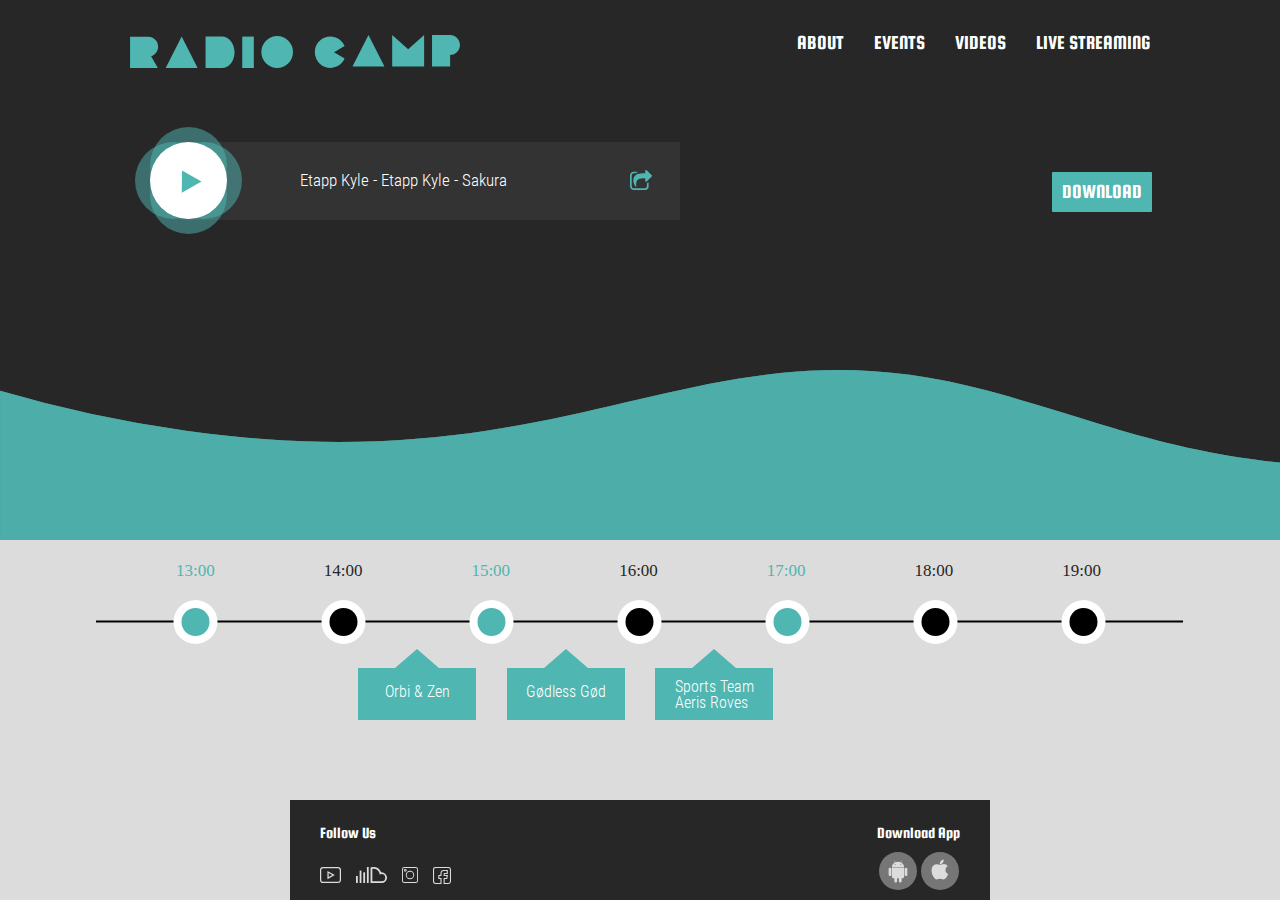
<file: index.html>
<!DOCTYPE html>
<html>
<head>
	<link rel="stylesheet" type="text/css" href="reset.css">
	<link rel="stylesheet" type="text/css" href="font.css">
    <link rel="stylesheet" type="text/css" href="style.css">
	<title>camp</title>
</head>
<body>
	<div class="container1">
	<div class="header">
		<a class="logo" href="index.html">
			<img src="icons/logo.svg">
		</a>
		<nav class="navigation">
			<ul class="navigation-ul">
				<li class="navigation-li">
					<a href="about.html">ABOUT</a>
				</li>
				<li class="navigation-li">
					<a href="events.html">EVENTS</a>
				</li>
				<li class="navigation-li">
					<a href="videos.html">VIDEOS</a>
				</li>
				<li class="navigation-li">
					<a href="livestreaming.html">LIVE STREAMING</a>
				</li>
			</ul>
		</nav>
	</div>
    <div class="cercles">
    	<img class="cercle" src="icons/cercle.svg">
    	<img class="cercle" src="icons/cercle.svg">
    	<img class="cercle" src="icons/cercle.svg">
    	<img class="cercle" src="icons/cercle.svg">
    	<img class="play" src="icons/play.svg">
    	<img class="box" src="icons/box.svg">
    	<p class="music">Etapp Kyle - Etapp Kyle - Sakura</p>
    	<img class="share" src="icons/share.svg">
    	<a class="download" href="#">DOWNLOAD</a>
    </div>
	<div class="waveWrapper waveAnimation">
	  <div class="waveWrapperInner bgTop">
	    <div class="wave waveTop" style="background-image: url('icons/path3.svg')"></div>
	  </div>
	  <div class="waveWrapperInner bgMiddle">
	    <div class="wave waveMiddle" style="background-image: url('icons/path3.svg')"></div>
	  </div>
	  <div class="waveWrapperInner bgBottom">
	    <div class="wave waveBottom" style="background-image: url('icons/path3.svg')"></div>
	  </div>
	</div>
    </div> 
    <div class="container2">
    	<div class="container2-child">
    		<div class="time">
		    	<p class="greenone">13:00</p>
		    	<p>14:00</p>
		    	<p class="greenone">15:00</p>
		    	<p>16:00</p>
		    	<p class="greenone">17:00</p>
		    	<p>18:00</p>
		    	<p>19:00</p>
	    	</div>
	    	<img class="timeline" src="icons/timeline.svg">
	    	<div class="rctngl1">
	    		<img src="icons/rctngl1.svg">
	    		<p class="musicname">Orbi & Zen</p>
	    	</div>
	    	<div class="rctngl2">
	    		<img src="icons/rctngl1.svg">
	    		<p class="musicname">Gødless Gød</p>
	    	</div>
	    	<div class="rctngl3">
	    		<img src="icons/rctngl1.svg">
	    		<p class="musicname">Sports Team Aeris Roves</p>
	    	</div>
	    	<div class="footer">
	    		<div class="footer-txt">
		    		<p>Follow Us</p>
		    		<p>Download App</p>
	    		</div>
	    		<div class="social">
		    		<a href="#"><img class="social-icon" src="icons/youtube.svg"></a>
		    		<a href="#"><img class="social-icon" src="icons/soundcloud.svg"></a>
		    		<a href="#"><img class="social-icon" src="icons/instagram.svg"></a>
		    		<a href="#"><img class="social-icon" src="icons/facebook.svg"></a>
		    		<div class="apps-icons">
		    			<img src="icons/android.svg">
		    			<img src="icons/apple.svg">
	    		    </div>	
	    		</div>
	    	</div>
    	</div>
    </div> 
</body>
</html>
</file>
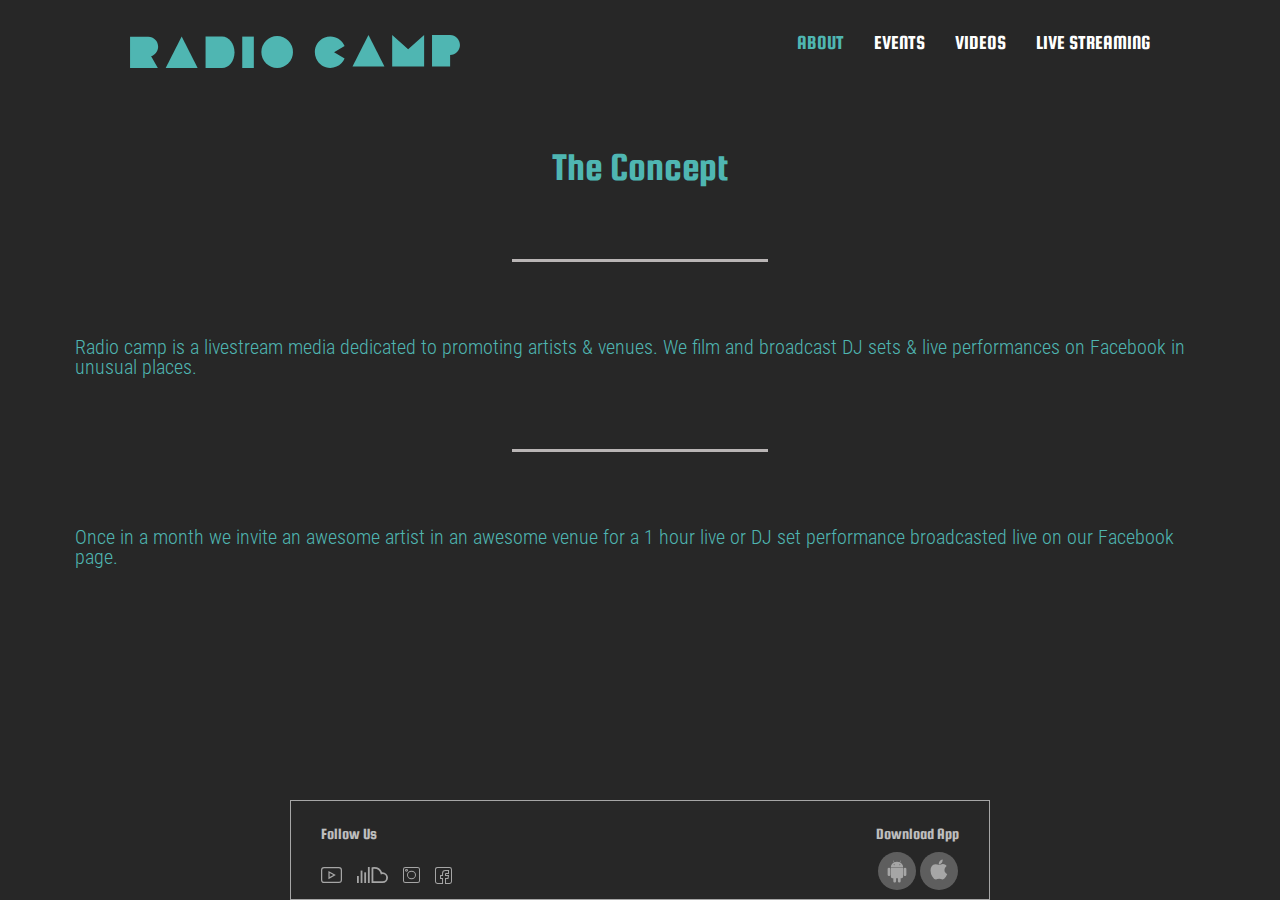
<file: about.html>
<!DOCTYPE html>
<html>
<head>
	<link rel="stylesheet" type="text/css" href="reset.css">
	<link rel="stylesheet" type="text/css" href="font.css">
    <link rel="stylesheet" type="text/css" href="style.css">
	<title>about</title>
</head>
<body>
	<div class="container3">
	<div class="header">
		<a class="logo" href="index.html">
			<img src="icons/logo.svg">
		</a>
		<nav class="navigation">
			<ul class="navigation-ul">
				<li class="navigation-li">
					<a class="about" href="about.html">ABOUT</a>
				</li>
				<li class="navigation-li">
					<a href="events.html">EVENTS</a>
				</li>
				<li class="navigation-li">
					<a href="index2.html">VIDEOS</a>
				</li>
				<li class="navigation-li">
					<a href="index2.html">LIVE STREAMING</a>
				</li>
			</ul>
		</nav>
	</div>
	<div class="aboutus">
		<div class="about-camp">
			<p class="concept">The Concept</p>
		</div>
		<div class="about-camp2">
			<p class="concept2">Radio camp is a livestream media dedicated to promoting artists & venues. We film and broadcast DJ sets & live performances on Facebook in unusual places.</p>
		</div>
		<div class="about-camp3">
			<p class="concept3">Once in a month we invite an awesome artist in an awesome venue for a 1 hour live or DJ set performance broadcasted live on our Facebook page.</p>
		</div>
	</div>	
		<div class="footer1">
	    <div class="footer-txt">
		    <p>Follow Us</p>
		    <p>Download App</p>
	    </div>
	    <div class="social">
		    <a href="#"><img class="social-icon" src="icons/youtube.svg"></a>
		    <a href="#"><img class="social-icon" src="icons/soundcloud.svg"></a>
		    <a href="#"><img class="social-icon" src="icons/instagram.svg"></a>
		    <a href="#"><img class="social-icon" src="icons/facebook.svg"></a>
		<div class="apps-icons">
		    <img src="icons/android.svg">
		    <img src="icons/apple.svg">
	    </div>	
</body>
</html>
</file>
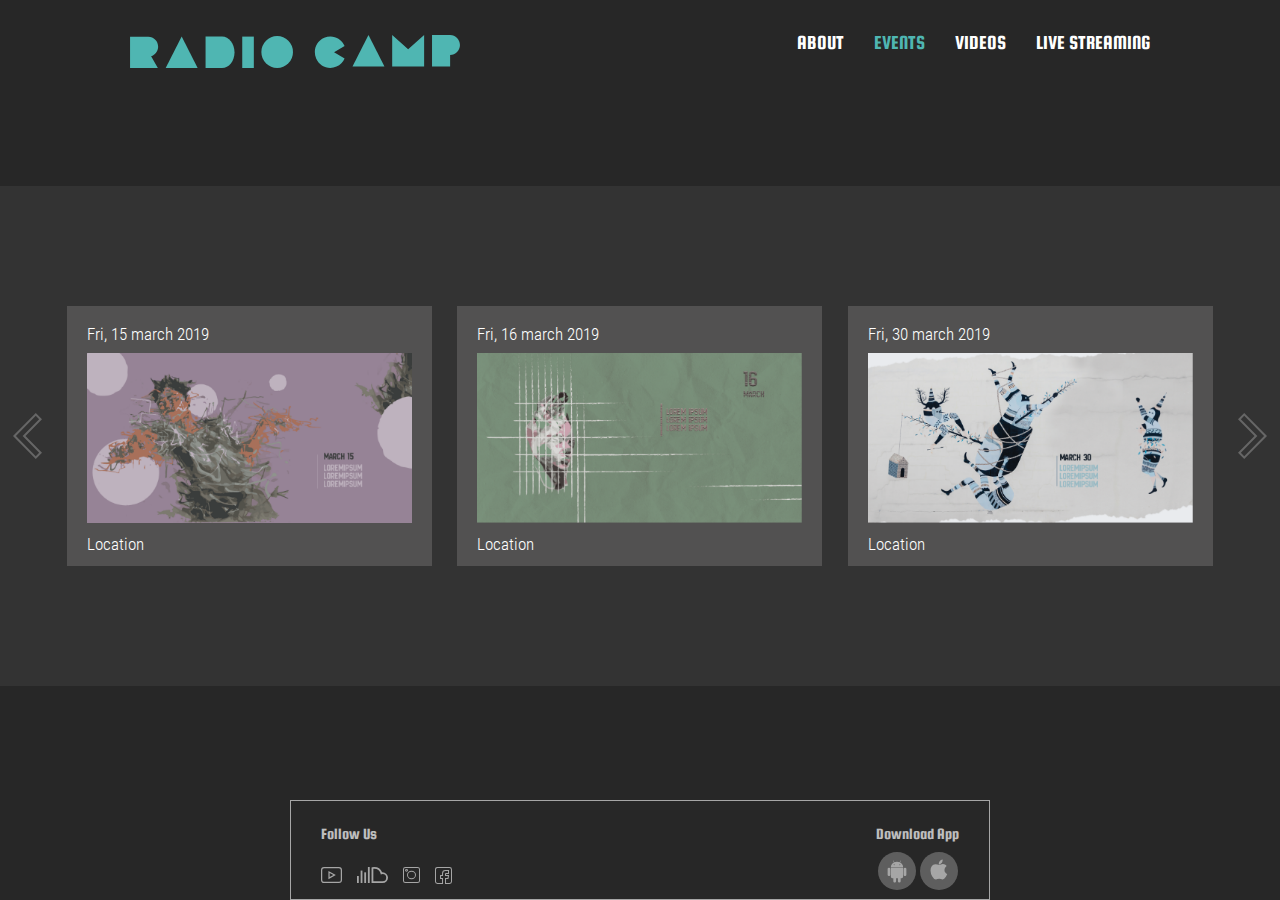
<file: events.html>
<!DOCTYPE html>
<html>
<head>
	<link rel="stylesheet" type="text/css" href="reset.css">
	<link rel="stylesheet" type="text/css" href="font.css">
    <link rel="stylesheet" type="text/css" href="style.css">
	<title>events</title>
</head>
<body>
	<div class="container3">
	<div class="header">
		<a class="logo" href="index.html">
			<img src="icons/logo.svg">
		</a>
		<nav class="navigation">
			<ul class="navigation-ul">
				<li class="navigation-li">
					<a href="about.html">ABOUT</a>
				</li>
				<li class="navigation-li">
					<a class="events-page" href="events.html">EVENTS</a>
				</li>
				<li class="navigation-li">
					<a href="videos.html">VIDEOS</a>
				</li>
				<li class="navigation-li">
					<a href="livestreaming.html">LIVE STREAMING</a>
				</li>
			</ul>
		</nav>
	</div>
	<div class="events">
		<div class="greybox">
			<img class="arrowleft" src="icons/arrowleft.svg">
			<div class="event1">
				<p>Fri, 15 march 2019</p>
				<img class="poster1" src="imgs/n2.png">
				<p>Location</p>
			</div>
			<div class="event1">
				<p>Fri, 16 march 2019</p>
				<img class="poster1" src="imgs/n3.png">
				<p>Location</p>
			</div>
			<div class="event1">
				<p>Fri, 30 march 2019</p>
				<img class="poster1" src="imgs/n4.png">
				<p>Location</p>
			</div>
			<img class="arrowleft" src="icons/arrowright.svg">
		</div>
	</div>			
	<div class="footer1">
	    <div class="footer-txt">
		    <p>Follow Us</p>
		    <p>Download App</p>
	    </div>
	    <div class="social">
		    <a href="#"><img class="social-icon" src="icons/youtube.svg"></a>
		    <a href="#"><img class="social-icon" src="icons/soundcloud.svg"></a>
		    <a href="#"><img class="social-icon" src="icons/instagram.svg"></a>
		    <a href="#"><img class="social-icon" src="icons/facebook.svg"></a>
		<div class="apps-icons">
		    <img src="icons/android.svg">
		    <img src="icons/apple.svg">
	    </div>
</body>
</html>
</file>
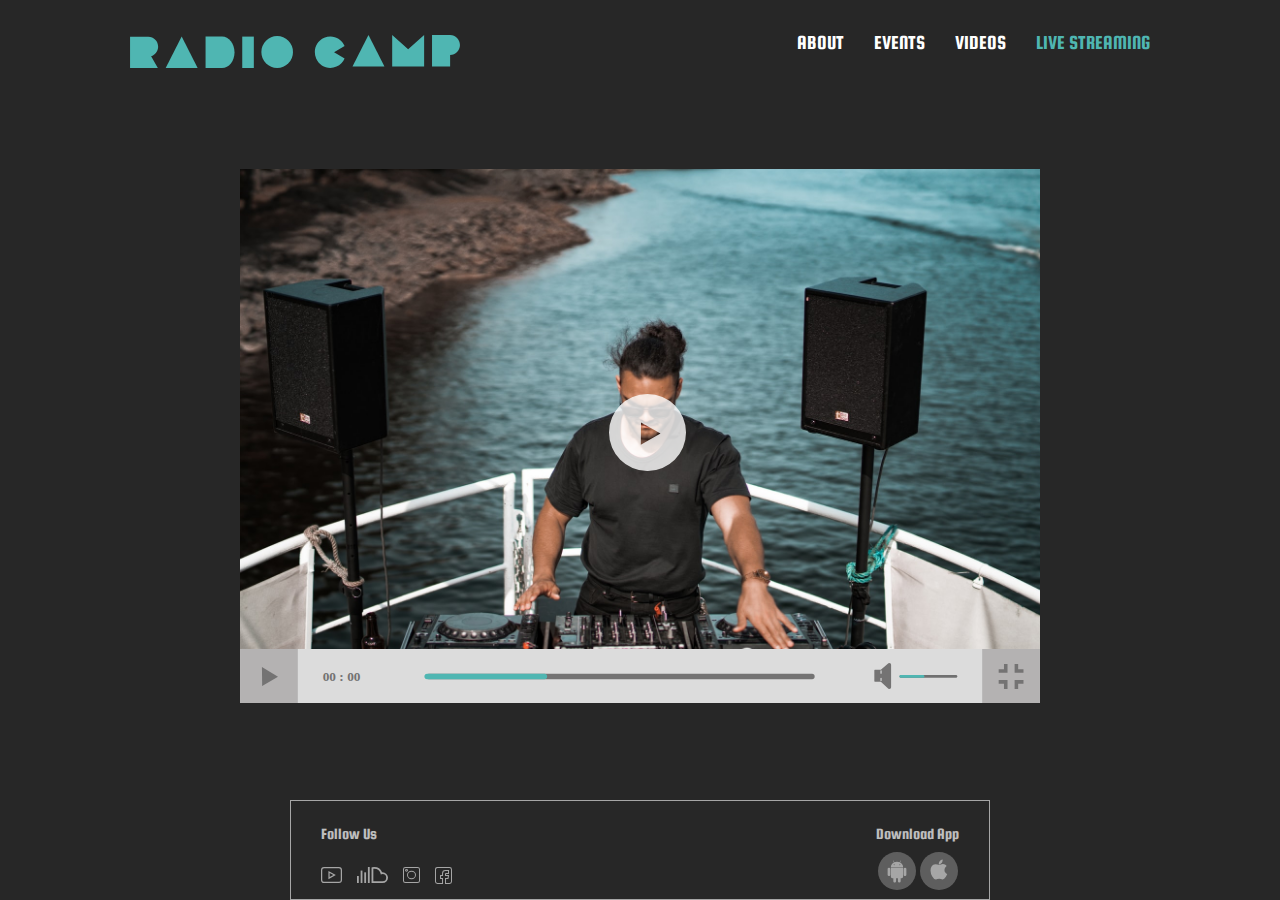
<file: livestreaming.html>
<!DOCTYPE html>
<html>
<head>
	<link rel="stylesheet" type="text/css" href="reset.css">
	<link rel="stylesheet" type="text/css" href="font.css">
    <link rel="stylesheet" type="text/css" href="style.css">
	<title>livestreaming</title>
</head>
<body>
	<div class="container3">
	<div class="header">
		<a class="logo" href="index.html">
			<img src="icons/logo.svg">
		</a>
		<nav class="navigation">
			<ul class="navigation-ul">
				<li class="navigation-li">
					<a href="about.html">ABOUT</a>
				</li>
				<li class="navigation-li">
					<a href="events.html">EVENTS</a>
				</li>
				<li class="navigation-li">
					<a href="videos.html">VIDEOS</a>
				</li>
				<li class="navigation-li">
					<a class="livestr-page" href="livestreaming.html">LIVE STREAMING</a>
				</li>
			</ul>
		</nav>
	</div>
	<div class="livestreaming">
		<div class="ply-video" >
			<a href="#"><img class="ply" src="icons/ply.svg"></a>
  		    <img class="videoo" src="imgs/19.jpeg">
  		    <img class="player" src="icons/player.svg">
  		</div>
	</div>			
	<div class="footer1">
	    <div class="footer-txt">
		    <p>Follow Us</p>
		    <p>Download App</p>
	    </div>
	    <div class="social">
		    <a href="#"><img class="social-icon" src="icons/youtube.svg"></a>
		    <a href="#"><img class="social-icon" src="icons/soundcloud.svg"></a>
		    <a href="#"><img class="social-icon" src="icons/instagram.svg"></a>
		    <a href="#"><img class="social-icon" src="icons/facebook.svg"></a>
		<div class="apps-icons">
		    <img src="icons/android.svg">
		    <img src="icons/apple.svg">
	    </div>
</body>
</html>
</file>
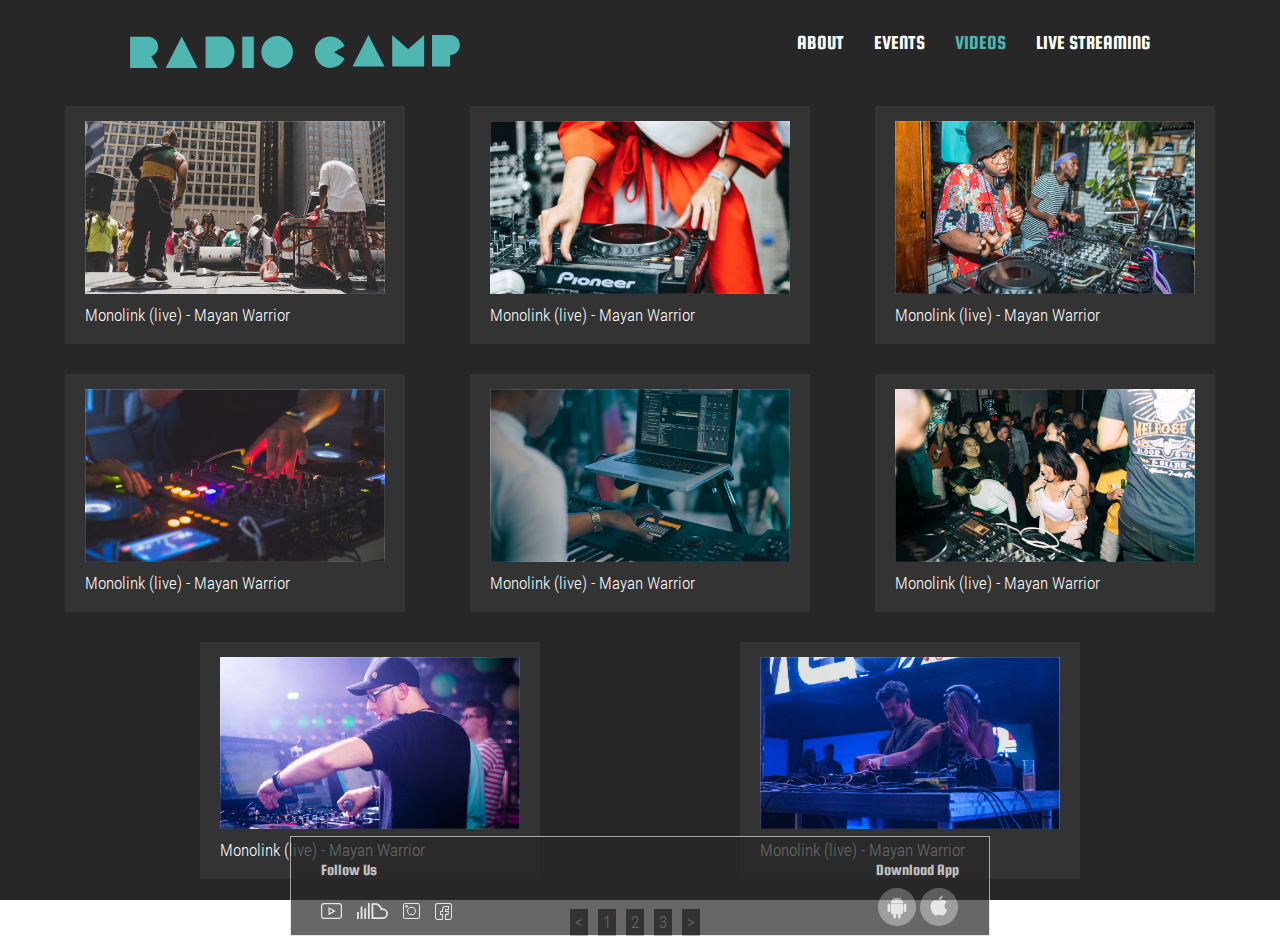
<file: videos.html>
<!DOCTYPE html>
<html>
<head>
	<link rel="stylesheet" type="text/css" href="reset.css">
	<link rel="stylesheet" type="text/css" href="font.css">
    <link rel="stylesheet" type="text/css" href="style.css">
	<title>videos</title>
</head>
<body>
	<div class="container3">
	<div class="header">
		<a class="logo" href="index.html">
			<img src="icons/logo.svg">
		</a>
		<nav class="navigation">
			<ul class="navigation-ul">
				<li class="navigation-li">
					<a href="about.html">ABOUT</a>
				</li>
				<li class="navigation-li">
					<a href="events.html">EVENTS</a>
				</li>
				<li class="navigation-li">
					<a class="videos-page" href="videos.html">VIDEOS</a>
				</li>
				<li class="navigation-li">
					<a href="index2.html">LIVE STREAMING</a>
				</li>
			</ul>
		</nav>
	</div>
	<div class="videos">
		<div class="videos-container">
			<div class="vd1" >
				<img class="pstr" src="imgs/11.png">
				<p>Monolink (live) - Mayan Warrior</p>
			</div>
			<div class="vd1" >
				<img class="pstr" src="imgs/12.png">
				<p>Monolink (live) - Mayan Warrior</p>
			</div>
			<div class="vd1" >
				<img class="pstr" src="imgs/13.png">
				<p>Monolink (live) - Mayan Warrior</p>
			</div>
			<div class="vd1" >
				<img class="pstr" src="imgs/14.png">
				<p>Monolink (live) - Mayan Warrior</p>
			</div>
						<div class="vd1" >
				<img class="pstr" src="imgs/15.png">
				<p>Monolink (live) - Mayan Warrior</p>
			</div>
			<div class="vd1" >
				<img class="pstr" src="imgs/16.png">
				<p>Monolink (live) - Mayan Warrior</p>
			</div>
			<div class="vd1" >
				<img class="pstr" src="imgs/17.png">
				<p>Monolink (live) - Mayan Warrior</p>
			</div>
			<div class="vd1" >
				<img class="pstr" src="imgs/18.png">
				<p>Monolink (live) - Mayan Warrior</p>
			</div>
		</div>
		<div class="pages">
			<P><</P>
			<p>1</p>
			<p>2</p>
			<p>3</p>
			<p>></p>
		</div>
	</div>			
	<div class="footer1">
	    <div class="footer-txt">
		    <p>Follow Us</p>
		    <p>Download App</p>
	    </div>
	    <div class="social">
		    <a href="#"><img class="social-icon" src="icons/youtube.svg"></a>
		    <a href="#"><img class="social-icon" src="icons/soundcloud.svg"></a>
		    <a href="#"><img class="social-icon" src="icons/instagram.svg"></a>
		    <a href="#"><img class="social-icon" src="icons/facebook.svg"></a>
		<div class="apps-icons">
		    <img src="icons/android.svg">
		    <img src="icons/apple.svg">
	    </div>
</body>
</html>
</file>
<file: font.css>
@font-face {
  font-family: 'SquadaOne-Regular';
  src: url('fonts/SquadaOne-Regular.eot');
  src: url('fonts/SquadaOne-Regular.eot?#iefix') format('embedded-opentype'),
       url('fonts/SquadaOne-Regular.svg#SquadaOne-Regular') format('svg'),
       url('fonts/SquadaOne-Regular.woff') format('woff'),
       url('fonts/SquadaOne-Regular.woff2') format('woff2');
  font-weight: normal;
  font-style: normal;
}
@font-face {
  font-family: 'RobotoCondensed-Light';
  src: url('fonts/RobotoCondensed-Light.eot');
  src: url('fonts/RobotoCondensed-Light.eot?#iefix') format('embedded-opentype'),
       url('fonts/RobotoCondensed-Light.svg#RobotoCondensed-Light') format('svg'),
       url('fonts/RobotoCondensed-Light.woff') format('woff'),
       url('fonts/RobotoCondensed-Light.woff2') format('woff2');
  font-weight: normal;
  font-style: normal;
}
</file>
<file: style.css>
html, body {
	width: 100%;
	height: 100%;
}
.container1{
	background: #272727;
	position: relative;
	height: 60vh;
	display: flex;
	flex-direction: column;
	justify-content: flex-start;
}
.container2{
	background: #DCDCDC;
	position: relative;
	height: 40vh;
	display: flex;
    justify-content: space-around;
}
.container3{
	background: #272727;
	position: relative;
	height: 100vh;
	display: flex;
	flex-direction: column;
	justify-content: flex-start;
}
.logo img{
	width:330px;
	margin-left: 30px;
	margin-right: 200px;
	margin-top: 20px;
}
ul{
	list-style: none;
}
a{
	text-decoration: none;
	display: inline-block;
	vertical-align: middle;
	font-size:20px;
	color: #ffff;
	font-family: 'SquadaOne-Regular';
}
a:hover{
	color: #4FB6B2;
	transition: 0.4s;
}
.header{
	display: flex;
	align-items: center;
	justify-content: space-between;
	padding: 15px 100px 0 100px;
	z-index: 30;
}
.navigation-ul{
	display: flex;
}
.navigation-li{
	margin-right:30px;
}
.about{
	color: #4FB6B2; 
}
.events-page{
	color: #4FB6B2;
}
.videos-page{
	color: #4FB6B2;
}
.livestr-page{
	color: #4FB6B2;
}
.cercles{
	position: relative;
	margin: 70px 0 0 150px;
}
img{
	z-index: 6;
}
.cercle{
	position: absolute;
}
.cercle:nth-child(1){
	transform: translateX(-15px);
	animation: move 2s infinite alternate;
}
@keyframes move {
	0% {
	transform: translateX(-15px) scale(1);
	}
	100%{
	transform: translateX(-15px) scale(1.2);
	}
}
.cercle:nth-child(2){
	transform: translateY(-15px);
	animation: move1 2s infinite alternate; 
}
@keyframes move1 {
	0% {
	transform: translateY(-15px) scale(1);
	}
	100%{
	transform: translateY(-15px) scale(1.2);
	}
}
.cercle:nth-child(3){
	transform: translateX(15px);
	animation: move2 2s infinite alternate;
}
@keyframes move2 {
	0% {
	transform: translateX(15px) scale(1);
	}
	100%{
	transform: translateX(15px) scale(1.2);
	}
}
.cercle:nth-child(4){
	transform: translateY(15px);
	animation: move3 2s infinite alternate; 
}
@keyframes move3 {
	0% {
	transform: translateY(15px) scale(1);
	}
	100%{
	transform: translateY(15px) scale(1.2);
	}
}
.play{
	z-index: 10;
	position: absolute;
}
.box{
	position: absolute;
    z-index: 2;
    left: 30px;
}
.cercles p{
 	color: white;
    font-size: 17px;
    position: absolute;
    left: 150px;
    top: 30px;
    z-index: 6;
}
.share{
	position: absolute;
    z-index: 20;
    left: 480px;
    top: 28px;
}
.download{
    position: absolute;
    right: 128px;
    background-color: #4FB6B2;
    padding: 10px;
    border-radius: 1px;
    top: 30px;
    z-index: 17;
}
.download:hover{
	background-color:#DCDCDC;
}
.music{
	font-family: 'RobotoCondensed-Light';
}
.waves{
	position: relative;
   	margin-top: auto;
}
.path{
	position: absolute;
	bottom: 0;
	width: 100%;
}
.timeline{
	position: absolute;
	margin-top: 60px;
}
.container2-child{
	display: flex;
	justify-content: space-around;
}
.container2-child .time p{
	color: #272727;
	font-size: 17px;
	margin: 22px 109px 0 0;
}
.time{
	display: flex;
    justify-content: space-between;
    margin-left: 106px;
}
.container2-child .time .greenone{
	color: #4FB6B2;
}
.rctngl1{
	position: absolute;
    top: 109px;
    display: flex;
    justify-content: space-around;
    margin-left: -445px;
}
.musicname{
	font-family: 'RobotoCondensed-Light';
}
.rctngl1 .musicname{
	position: absolute;
    top: 35px;
    z-index: 7;
    color: white;
}
.rctngl2{
	position: absolute;
    top: 109px;
    display: flex;
    justify-content: space-around;
    margin-left: -148px;
}
.rctngl2 .musicname{
	position: absolute;
    top: 35px;
    z-index: 7;
    color: white;
}
.rctngl3{
	position: absolute;
    top: 109px;
    display: flex;
    justify-content: space-around;
    margin-left: 149px;
}
.rctngl3 .musicname{
	position: absolute;
    top: 30px;
    z-index: 7;
    color: white;
    width: 79px;
}
.footer{
	width: 700px;
	height: 100px;
	background: #272727;
	position: absolute;
	z-index: 6;
	bottom: 0;
	display: flex;
	justify-content: space-around;
	flex-direction: column;
}
.footer1{
	width: 700px;
	height: 100px;
	background: #272727;
	border: 1px #DCDCDC solid;
	z-index: 6;
	bottom: 0;
	display: flex;
	justify-content: space-around;
	flex-direction: column;
	opacity: 70%;
	margin: 0 auto;
}
.footer-txt{
	display: flex;
	justify-content: space-between;
	padding: 25px 30px 10px 30px;
	font-family: 'SquadaOne-Regular';
}
.footer p{
	color: white;
}
.footer1 p{
	color: white;
}
.social{
	position: relative;
	display: flex;
	margin:0 6px 7px 30px;
}
.social-icon{
	margin-right: 15px;
	margin-top: 15px;
}
.social-icon:hover{
	color: #4FB6B2;
	transition: 0.4s;
}
.apps-icons{
	margin-left: auto;
    padding-right: 25px;
}
.about-camp{
    position: relative;
    display: flex;
    justify-content: center;
    font-family: 'SquadaOne-Regular';
    padding: 75px;
}
.concept{
	font-size: 40px;
	color: #4FB6B2;
	font-family: 'SquadaOne-Regular';
}
.about-camp:after{
	content: "";
    width: 20%;
    height: 3px;
    background: #B9B5B5;
    display: flex;
    position: absolute;
    bottom: 0;
}
.concept2{
	font-size: 20px;
	color: #4FB6B2;
	font-family: 'RobotoCondensed-Light';
}
.about-camp2{
	position: relative;
    display: flex;
    justify-content: center;
    font-family: 'SquadaOne-Regular';
    padding: 75px;
}
.about-camp2:after{
	content: "";
    width: 20%;
    height: 3px;
    background: #B9B5B5;
    display: flex;
    position: absolute;
    bottom: 0;
}
.concept3{
	font-size: 20px;
	color: #4FB6B2;
	font-family: 'RobotoCondensed-Light';
}
.about-camp3{
	position: relative;
    display: flex;
    justify-content: center;
    font-family: 'SquadaOne-Regular';
    padding: 75px;
}
.aboutus{
	height: calc(100vh - 160px);
}
@keyframes move_wave {
    0% {
        transform: translateX(0) translateZ(0) scaleY(1)
    }
    50% {
        transform: translateX(-25%) translateZ(0) scaleY(0.55)
    }
    100% {
        transform: translateX(-50%) translateZ(0) scaleY(1)
    }
}
.waveWrapper {
    overflow: hidden;
    position: absolute;
    left: 0;
    right: 0;
    bottom: 0;
    top: 0;
    margin: auto;
}
.waveWrapperInner {
    position: absolute;
    width: 100%;
    overflow: hidden;
    height: 100%;
    bottom: -1px;
    background-image: #272727;
}
.bgTop {
    z-index: 15;
}
.bgMiddle {
    z-index: 10;
}
.bgBottom {
    z-index: 12;
}
.wave {
    position: absolute;
    left: 0;
    width: 200%;
    height: 100%;
    background-repeat: repeat no-repeat;
    background-position: 0 bottom;
    transform-origin: center bottom;
}

.waveAnimation .waveTop {
  animation: move-wave 3s;
   -webkit-animation: move-wave 3s;
   -webkit-animation-delay: 1.5s;
   animation-delay: 1.5s;
   animation: move_wave 7s linear infinite reverse;

}

.waveAnimation .waveMiddle {
    animation: move_wave 7s linear infinite reverse;
    -webkit-animation-delay: 1-webkit-animation-delay: 1.5s;
   animation-delay: 1.5s;
s;
   animation-delay: 1s;

}
.waveAnimation .waveBottom {
    animation: move_wave 7s linear infinite;
}
.events{
	height: calc(100vh - 170px);
	display: flex;
    justify-content: space-around;
    position: relative;
    align-items: center;
}
.event1{
	background:#525151;
	display: inline-block;
	padding: 10px 20px 10px 20px;
	height: 260px;
}
.event1:hover{
	background: #396866;
}
.events p{
	font-size: 17px;
	color: white;
	padding: 10px 0 10px 0;
	font-family: 'RobotoCondensed-Light';
}
.poster1{
	width:325px;
}
.greybox{
	background: #333333;
    width: 100%;
    height: 500px;
    position: absolute;
    display: flex;
    justify-content: space-around;
    align-items: center;
}
.arrowleft{
	opacity: 0.3;
}
.arrowright{
	opacity: 0.3;
}
.videos{
	height: calc(100vh - 170px);
    position: relative;
    margin-top: 34px;

}
.pstr{
	width: 300px;
}
.videos p{
	font-size: 17px;
	color: white;
	padding: 10px 0 10px 0;
	font-family: 'RobotoCondensed-Light';
}
.videos-container{
    display: flex;
    flex-wrap: wrap;
    justify-content: space-evenly;
}
.vd1{
	background:#333333;
	display: inline-block;
	padding: 15px 20px 10px 20px;
	margin-bottom: 30px;

}
.vd1:hover{
	background: #396866;
}
.pages{
	display: flex;
	justify-content: center;
}
.pages p{
	font-size: 17px;
	font-family: 'RobotoCondensed-Light';
	background: #525151;
	padding: 5px;
	margin-right: 10px;
	margin-bottom: 15px;

}
.livestreaming{
	height: calc(100vh - 170px);
	display: flex;
    justify-content: space-around;
    position: relative;
    align-items: center;
}
.videoo{
	width: 800px;
}
.ply{
	position: absolute;
	z-index: 10;
    left: 369px;
    top:225px;
}
.ply-video{
	display: flex;
	position: absolute;
}
.player{
	position: absolute;
    bottom: 0;
    width: 800px;
}
</file>
